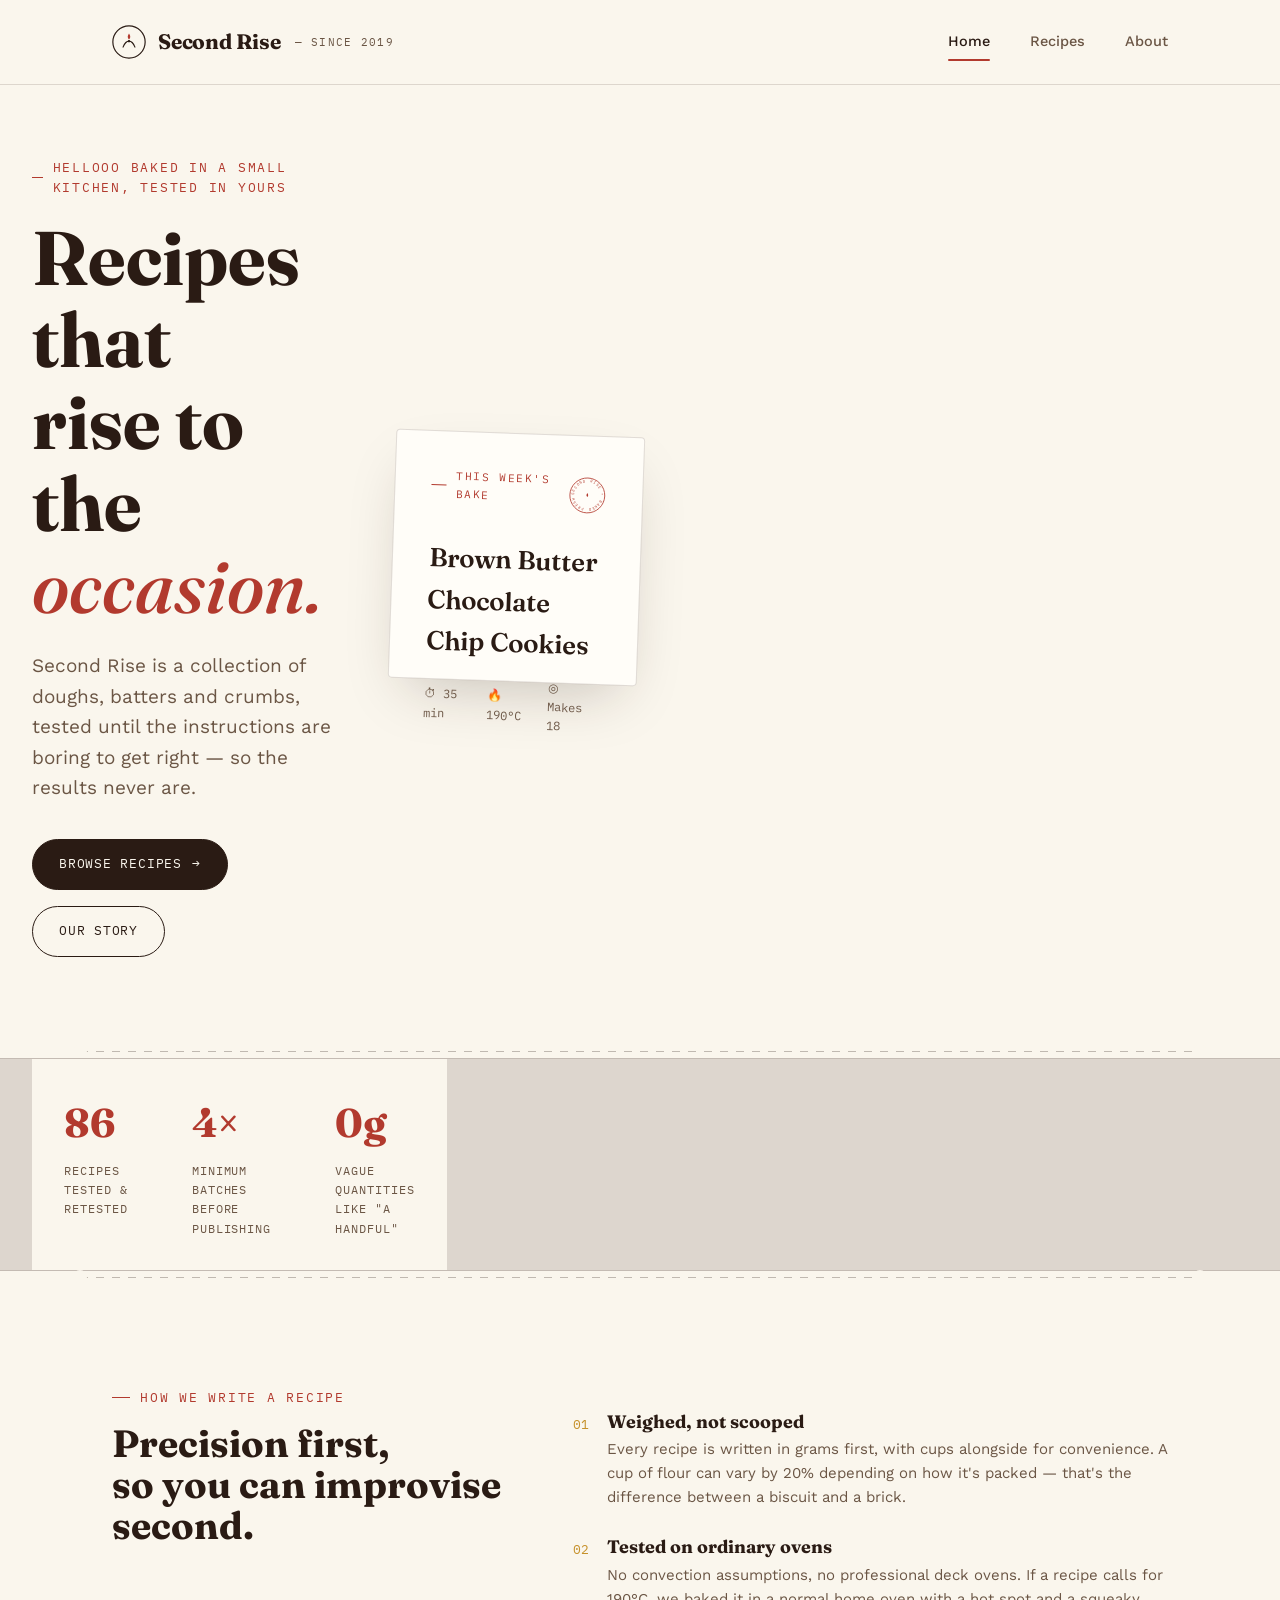
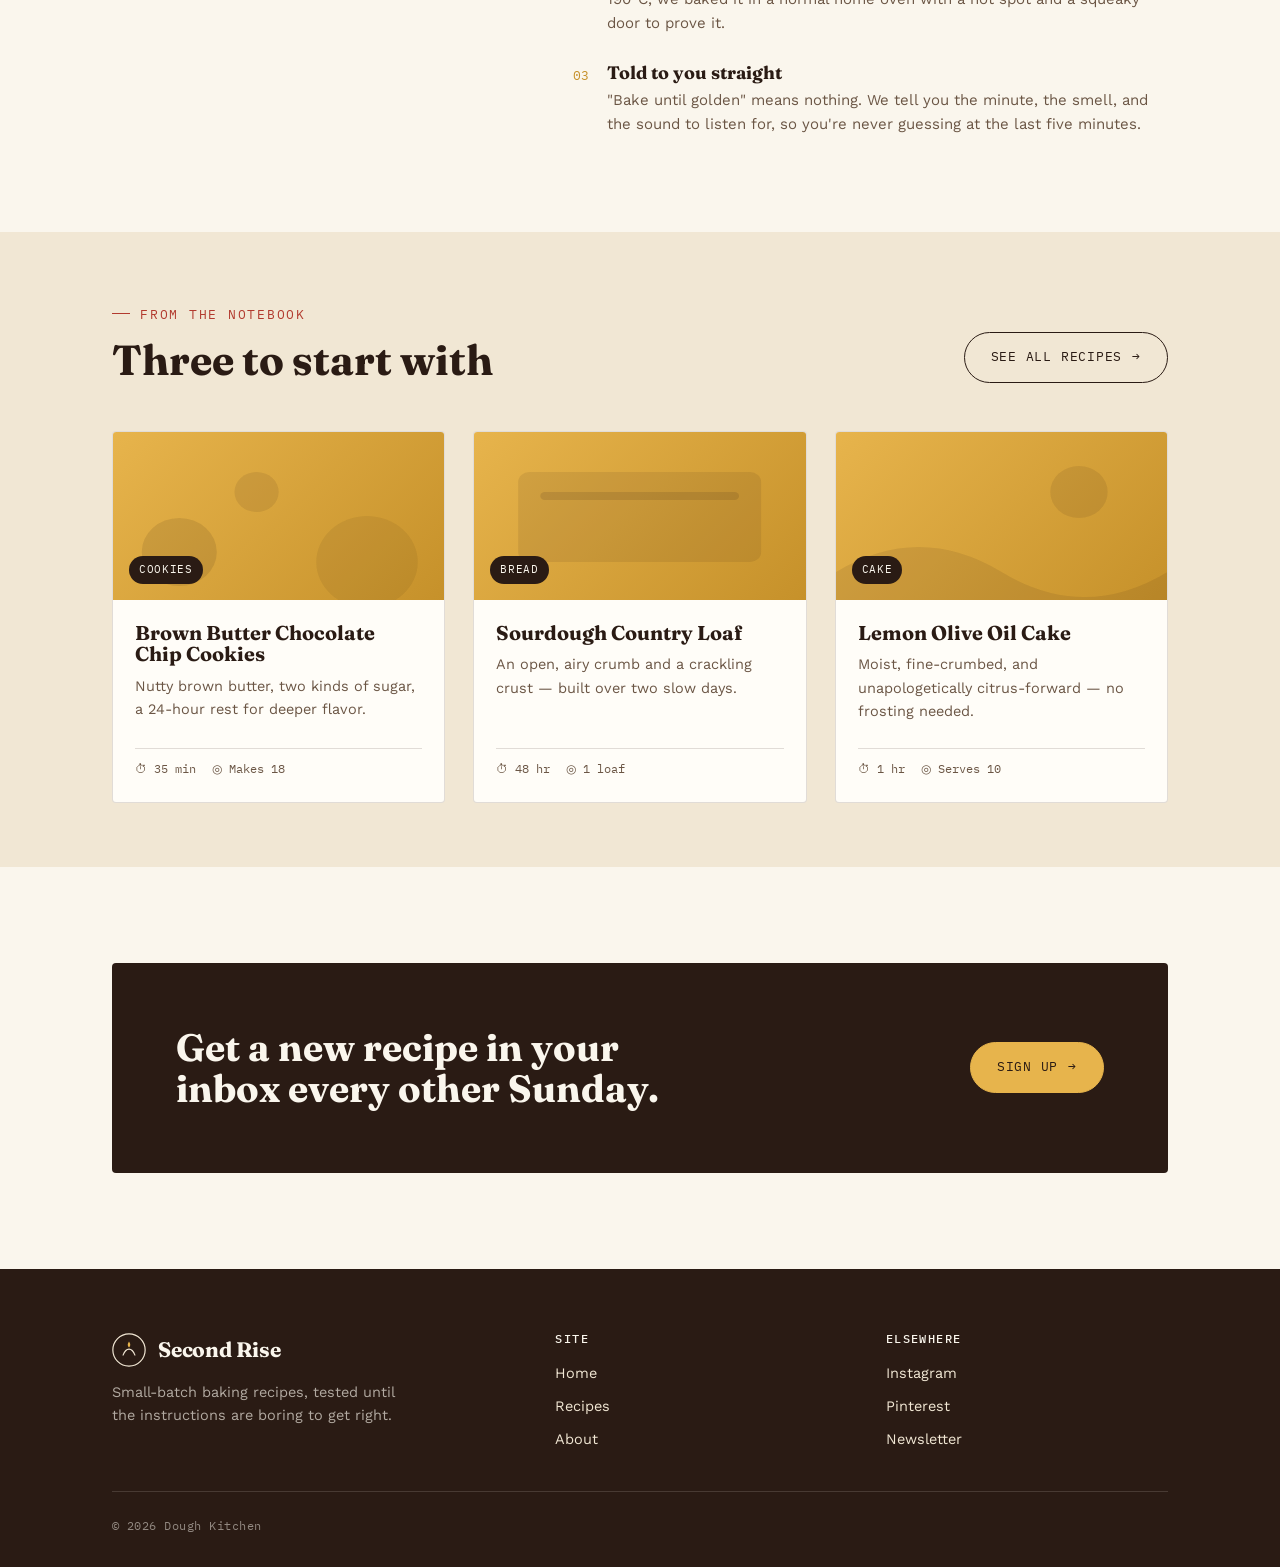
<file: index.html>
<!DOCTYPE html>
<html lang="en">
<head>
<meta charset="UTF-8">
<meta name="viewport" content="width=device-width, initial-scale=1.0">
<title>YSHA LATESTTT</title>
<meta name="description" content="Small-batch baking recipes, tested until they're boring to get right, then written down clearly.">
<link rel="stylesheet" href="styles.css">
</head>
<body>

<header class="site-header">
  <div class="wrap">
    <a href="index.html" class="logo">
      <svg class="logo-mark" viewBox="0 0 40 40" fill="none" xmlns="http://www.w3.org/2000/svg">
        <circle cx="20" cy="20" r="19" stroke="#2A1B14" stroke-width="1.4"/>
        <path d="M20 10c-2 3-2 5 0 7 2-2 2-4 0-7Z" fill="#B23A2E"/>
        <path d="M13 26c2-5 5-7 7-7s5 2 7 7" stroke="#2A1B14" stroke-width="1.3" stroke-linecap="round"/>
        <circle cx="20" cy="19" r="1.4" fill="#2A1B14"/>
      </svg>
      Second Rise
      <small style="margin-left:2px">— since 2019</small>
    </a>
    <nav>
      <button class="nav-toggle" aria-label="Toggle menu" aria-expanded="false">
        <svg viewBox="0 0 24 24" fill="none" stroke="#2A1B14" stroke-width="1.8"><path d="M3 6h18M3 12h18M3 18h18"/></svg>
      </button>
      <div class="nav-links">
        <a href="index.html" aria-current="page">Home</a>
        <a href="recipes.html">Recipes</a>
        <a href="about.html">About</a>
      </div>
    </nav>
  </div>
</header>

<main>

  <!-- HERO -->
  <section class="hero">
    <div class="wrap" style="display:grid; grid-template-columns: 1.1fr 0.9fr; gap:56px; align-items:center;">
      <div>
        <span class="eyebrow">HELLOOO Baked in a small kitchen, tested in yours</span>
        <h1>Recipes that<br>rise to the <em>occasion.</em></h1>
        <p class="lede">Second Rise is a collection of doughs, batters and crumbs, tested until the instructions are boring to get right — so the results never are.</p>
        <div class="hero-actions">
          <a href="recipes.html" class="btn btn-solid">Browse recipes <span class="btn-arrow">→</span></a>
          <a href="about.html" class="btn">Our story</a>
        </div>
      </div>

      <div class="hero-art">
        <div class="hero-card">
          <div class="hero-card-top">
            <span class="eyebrow" style="font-size:11px;">This week's bake</span>
            <svg class="stamp" width="46" height="46" viewBox="0 0 46 46" fill="none">
              <circle cx="23" cy="23" r="21" stroke="#B23A2E" stroke-width="1"/>
              <path id="stampCirclePath" d="M23,23 m-16,0 a16,16 0 1,1 32,0 a16,16 0 1,1 -32,0" fill="none"/>
              <text font-family="IBM Plex Mono" font-size="4.6" fill="#B23A2E" letter-spacing="1.5">
                <textPath href="#stampCirclePath" startOffset="0%">SECOND RISE • BAKED FRESH • </textPath>
              </text>
              <path d="M23 20c-1.4 2-1.4 3.4 0 4.8 1.4-1.4 1.4-2.8 0-4.8Z" fill="#B23A2E"/>
            </svg>
          </div>
          <div>
            <div class="hero-card-title">Brown Butter<br>Chocolate Chip Cookies</div>
            <div class="hero-card-meta">
              <span>⏱ 35 min</span>
              <span>🔥 190°C</span>
              <span>◎ Makes 18</span>
            </div>
          </div>
        </div>
      </div>
    </div>
  </section>

  <!-- STATS -->
  <div class="tear-wrap wrap"><hr class="tear-line"></div>
  <div class="stats-row">
    <div class="wrap" style="display:grid; grid-template-columns:repeat(3,1fr); gap:0;">
      <div class="stat">
        <div class="num">86</div>
        <div class="label">Recipes tested & retested</div>
      </div>
      <div class="stat">
        <div class="num">4×</div>
        <div class="label">Minimum batches before publishing</div>
      </div>
      <div class="stat">
        <div class="num">0g</div>
        <div class="label">Vague quantities like "a handful"</div>
      </div>
    </div>
  </div>
  <div class="tear-wrap wrap"><hr class="tear-line"></div>

  <!-- PHILOSOPHY -->
  <section>
    <div class="wrap philosophy">
      <div>
        <span class="eyebrow">How we write a recipe</span>
        <h2 style="font-size: clamp(28px,3.2vw,38px); margin-top:16px;">Precision first,<br>so you can improvise second.</h2>
      </div>
      <div class="philosophy-list">
        <div class="philosophy-item">
          <span class="mark">01</span>
          <div>
            <h4>Weighed, not scooped</h4>
            <p>Every recipe is written in grams first, with cups alongside for convenience. A cup of flour can vary by 20% depending on how it's packed — that's the difference between a biscuit and a brick.</p>
          </div>
        </div>
        <div class="philosophy-item">
          <span class="mark">02</span>
          <div>
            <h4>Tested on ordinary ovens</h4>
            <p>No convection assumptions, no professional deck ovens. If a recipe calls for 190°C, we baked it in a normal home oven with a hot spot and a squeaky door to prove it.</p>
          </div>
        </div>
        <div class="philosophy-item">
          <span class="mark">03</span>
          <div>
            <h4>Told to you straight</h4>
            <p>"Bake until golden" means nothing. We tell you the minute, the smell, and the sound to listen for, so you're never guessing at the last five minutes.</p>
          </div>
        </div>
      </div>
    </div>
  </section>

  <!-- FEATURED RECIPES -->
  <section class="tight" style="background:var(--parchment-dark);">
    <div class="wrap">
      <div class="section-head">
        <div>
          <span class="eyebrow">From the notebook</span>
          <h2 style="margin-top:14px;">Three to start with</h2>
        </div>
        <a href="recipes.html" class="btn">See all recipes <span class="btn-arrow">→</span></a>
      </div>

      <div class="card-grid">

        <a href="recipes.html" class="recipe-card">
          <div class="recipe-card-media">
            <svg viewBox="0 0 300 168" preserveAspectRatio="none"><circle cx="60" cy="120" r="34" fill="rgba(42,27,20,0.12)"/><circle cx="130" cy="60" r="20" fill="rgba(42,27,20,0.1)"/><circle cx="230" cy="130" r="46" fill="rgba(42,27,20,0.08)"/></svg>
            <span class="recipe-card-tag">Cookies</span>
          </div>
          <div class="recipe-card-body">
            <h3>Brown Butter Chocolate Chip Cookies</h3>
            <p>Nutty brown butter, two kinds of sugar, a 24-hour rest for deeper flavor.</p>
            <div class="recipe-card-meta">
              <span>⏱ 35 min</span><span>◎ Makes 18</span>
            </div>
          </div>
        </a>

        <a href="recipes.html" class="recipe-card">
          <div class="recipe-card-media">
            <svg viewBox="0 0 300 168" preserveAspectRatio="none"><rect x="40" y="40" width="220" height="90" rx="10" fill="rgba(42,27,20,0.1)"/><rect x="60" y="60" width="180" height="8" rx="4" fill="rgba(42,27,20,0.14)"/></svg>
            <span class="recipe-card-tag">Bread</span>
          </div>
          <div class="recipe-card-body">
            <h3>Sourdough Country Loaf</h3>
            <p>An open, airy crumb and a crackling crust — built over two slow days.</p>
            <div class="recipe-card-meta">
              <span>⏱ 48 hr</span><span>◎ 1 loaf</span>
            </div>
          </div>
        </a>

        <a href="recipes.html" class="recipe-card">
          <div class="recipe-card-media">
            <svg viewBox="0 0 300 168" preserveAspectRatio="none"><path d="M0 140 Q75 90 150 140 T300 140 V168 H0 Z" fill="rgba(42,27,20,0.1)"/><circle cx="220" cy="60" r="26" fill="rgba(42,27,20,0.1)"/></svg>
            <span class="recipe-card-tag">Cake</span>
          </div>
          <div class="recipe-card-body">
            <h3>Lemon Olive Oil Cake</h3>
            <p>Moist, fine-crumbed, and unapologetically citrus-forward — no frosting needed.</p>
            <div class="recipe-card-meta">
              <span>⏱ 1 hr</span><span>◎ Serves 10</span>
            </div>
          </div>
        </a>

      </div>
    </div>
  </section>

  <!-- CTA -->
  <section>
    <div class="wrap">
      <div class="cta-band">
        <h2>Get a new recipe in your inbox every other Sunday.</h2>
        <a href="about.html#newsletter" class="btn btn-solid">Sign up <span class="btn-arrow">→</span></a>
      </div>
    </div>
  </section>

</main>

<footer class="site-footer">
  <div class="wrap">
    <div class="footer-grid">
      <div>
        <div class="logo" style="color:var(--parchment); margin-bottom:14px;">
          <svg class="logo-mark" viewBox="0 0 40 40" fill="none" xmlns="http://www.w3.org/2000/svg">
            <circle cx="20" cy="20" r="19" stroke="#F1E7D4" stroke-width="1.4"/>
            <path d="M20 10c-2 3-2 5 0 7 2-2 2-4 0-7Z" fill="#E7B44C"/>
            <path d="M13 26c2-5 5-7 7-7s5 2 7 7" stroke="#F1E7D4" stroke-width="1.3" stroke-linecap="round"/>
          </svg>
          Second Rise
        </div>
        <p style="max-width:34ch;">Small-batch baking recipes, tested until the instructions are boring to get right.</p>
      </div>
      <div>
        <h4>Site</h4>
        <ul>
          <li><a href="index.html">Home</a></li>
          <li><a href="recipes.html">Recipes</a></li>
          <li><a href="about.html">About</a></li>
        </ul>
      </div>
      <div>
        <h4>Elsewhere</h4>
        <ul>
          <li><a href="#">Instagram</a></li>
          <li><a href="#">Pinterest</a></li>
          <li><a href="about.html#newsletter">Newsletter</a></li>
        </ul>
      </div>
    </div>
    <div class="footer-bottom">
      <span>© 2026 Dough Kitchen</span>
    </div>
  </div>
</footer>

<script src="script.js"></script>
</body>
</html>
</file>
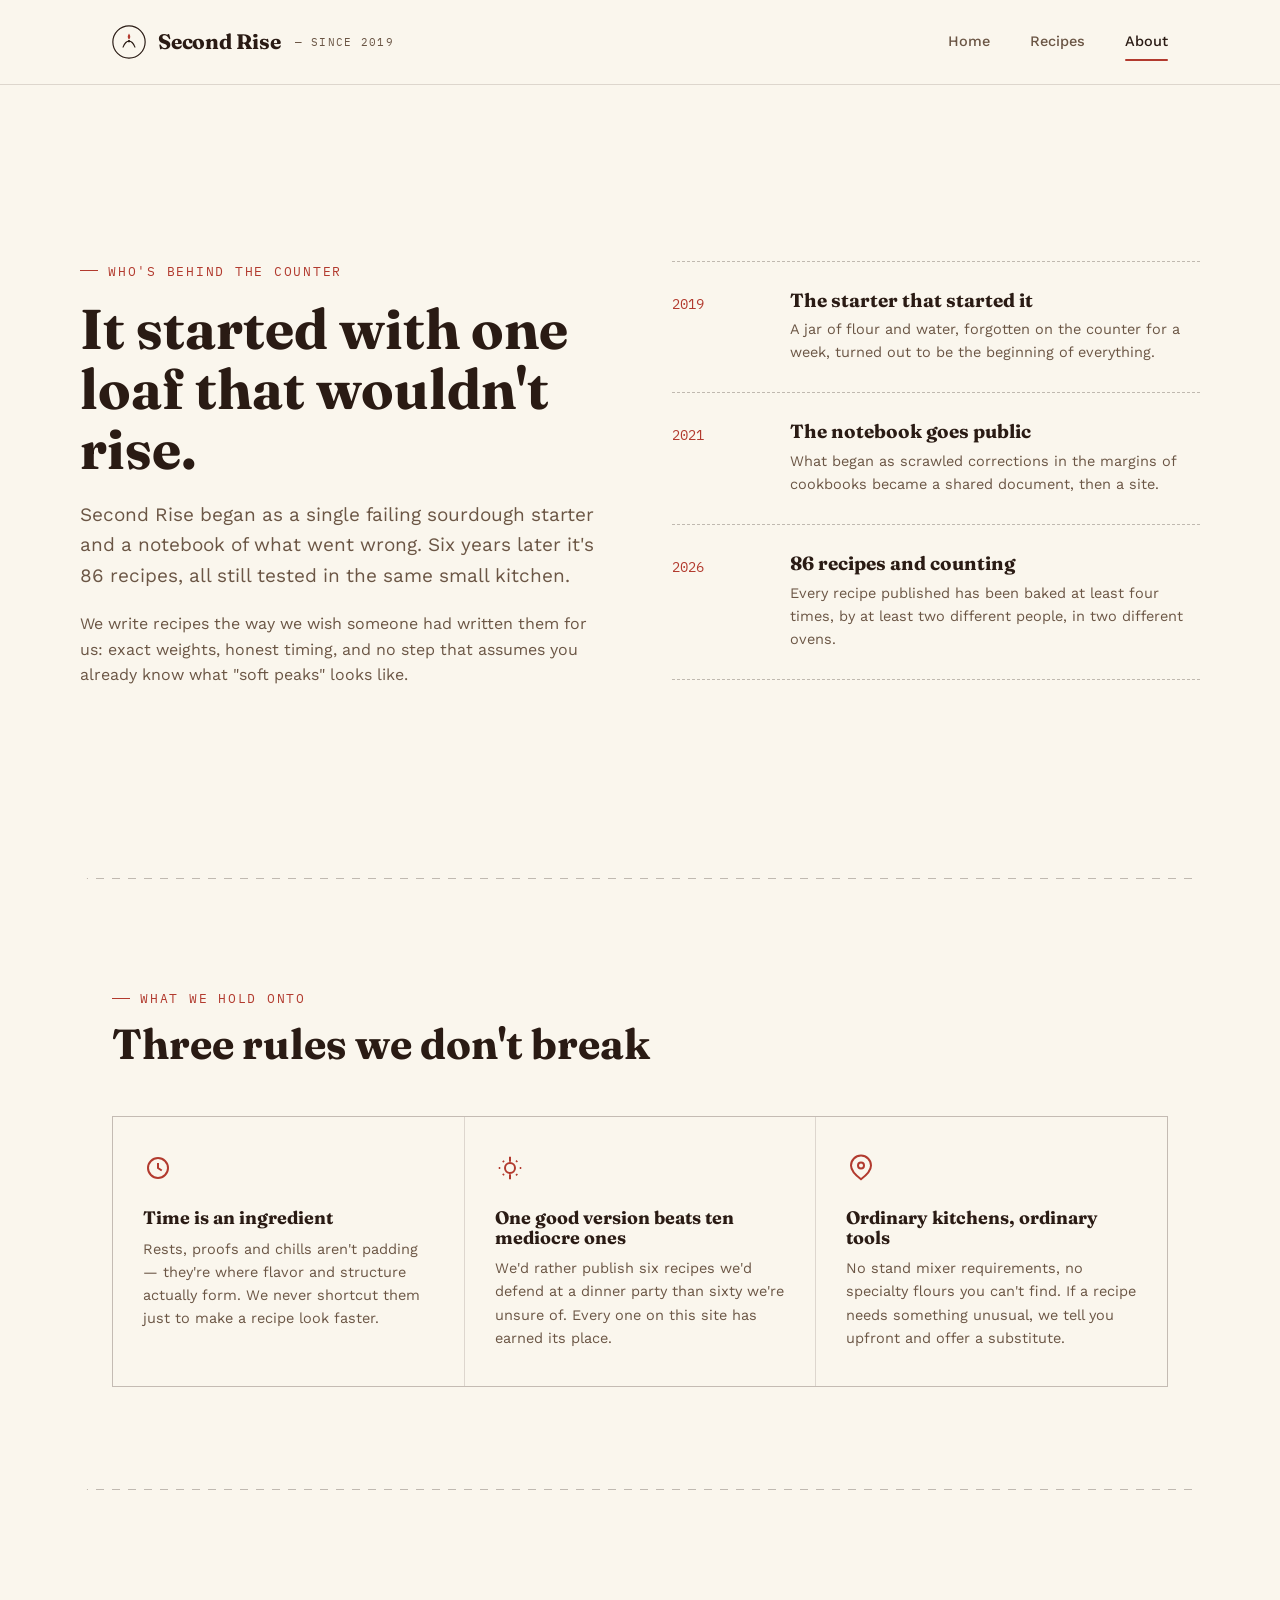
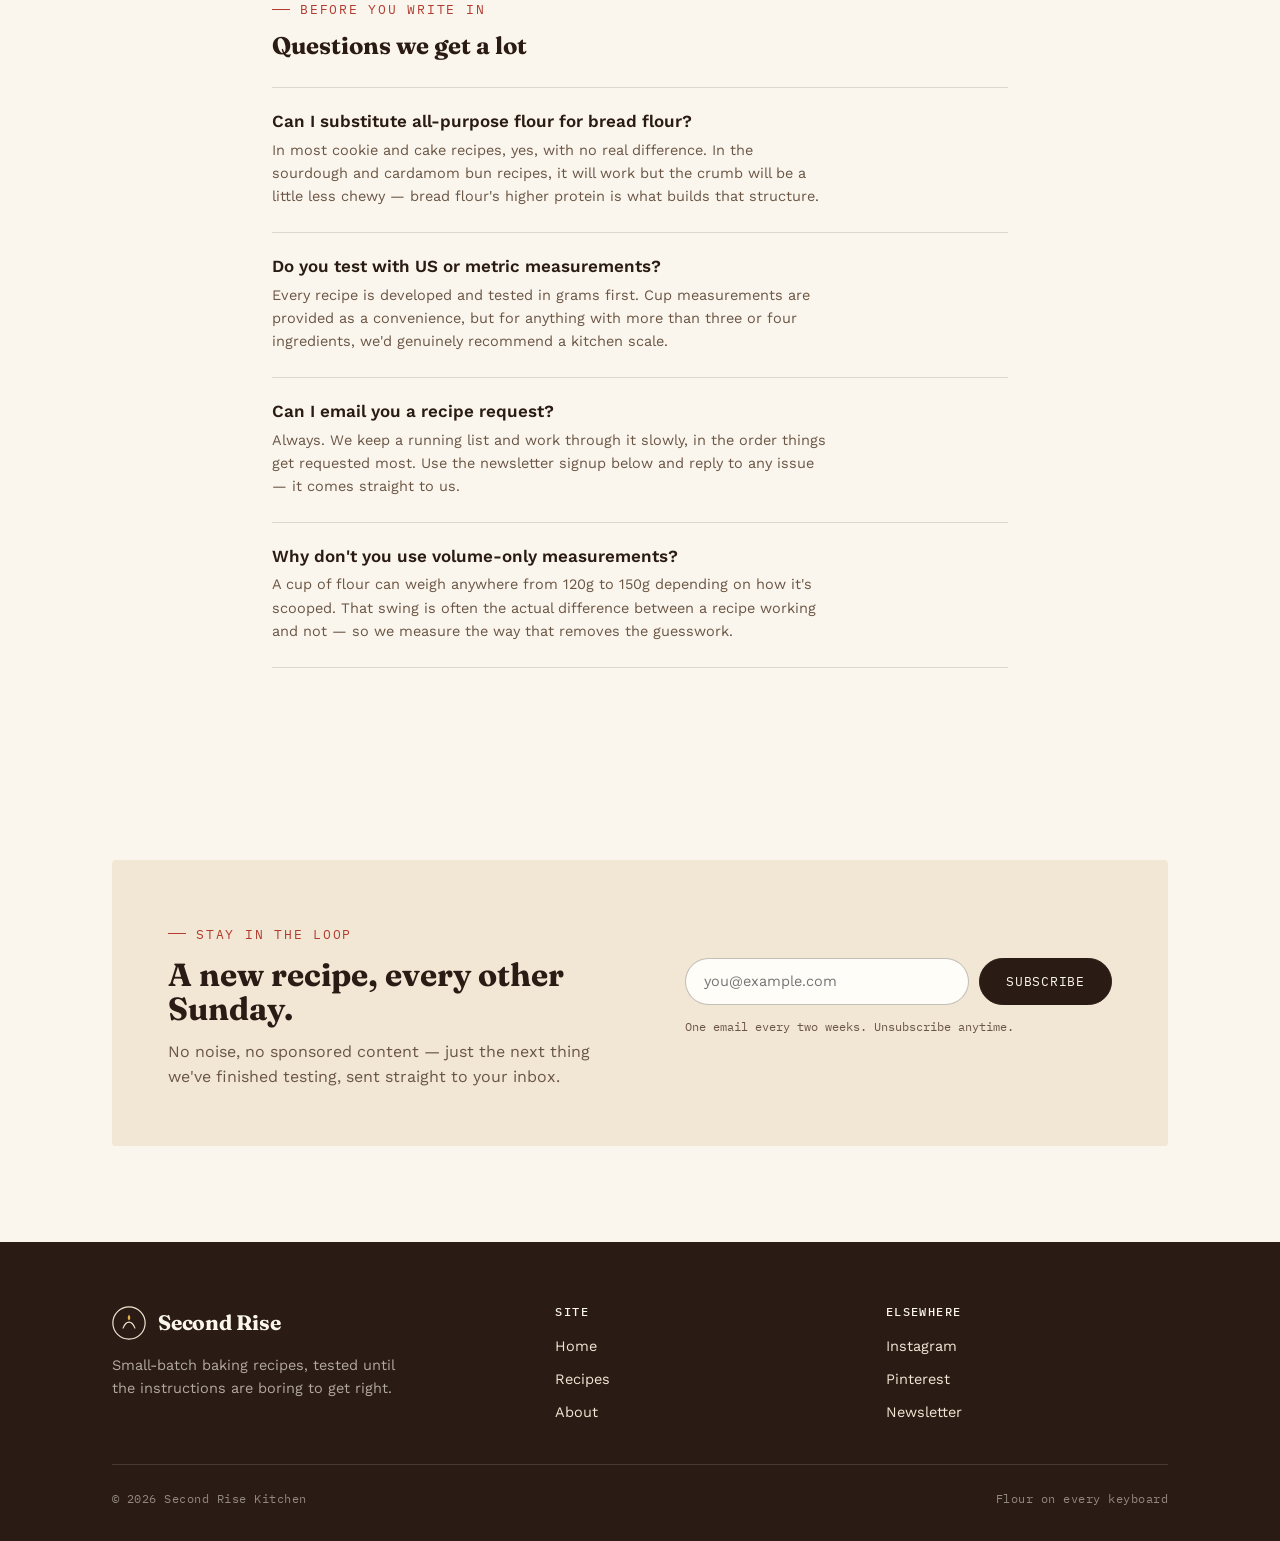
<file: about.html>
<!DOCTYPE html>
<html lang="en">
<head>
<meta charset="UTF-8">
<meta name="viewport" content="width=device-width, initial-scale=1.0">
<title>About — Second Rise</title>
<meta name="description" content="The story behind Second Rise, our baking philosophy, and how to reach us.">
<link rel="stylesheet" href="styles.css">
</head>
<body>

<header class="site-header">
  <div class="wrap">
    <a href="index.html" class="logo">
      <svg class="logo-mark" viewBox="0 0 40 40" fill="none" xmlns="http://www.w3.org/2000/svg">
        <circle cx="20" cy="20" r="19" stroke="#2A1B14" stroke-width="1.4"/>
        <path d="M20 10c-2 3-2 5 0 7 2-2 2-4 0-7Z" fill="#B23A2E"/>
        <path d="M13 26c2-5 5-7 7-7s5 2 7 7" stroke="#2A1B14" stroke-width="1.3" stroke-linecap="round"/>
        <circle cx="20" cy="19" r="1.4" fill="#2A1B14"/>
      </svg>
      Second Rise
      <small style="margin-left:2px">— since 2019</small>
    </a>
    <nav>
      <button class="nav-toggle" aria-label="Toggle menu" aria-expanded="false">
        <svg viewBox="0 0 24 24" fill="none" stroke="#2A1B14" stroke-width="1.8"><path d="M3 6h18M3 12h18M3 18h18"/></svg>
      </button>
      <div class="nav-links">
        <a href="index.html">Home</a>
        <a href="recipes.html">Recipes</a>
        <a href="about.html" aria-current="page">About</a>
      </div>
    </nav>
  </div>
</header>

<main>

  <!-- ABOUT HERO -->
  <section>
    <div class="wrap about-hero">
      <div>
        <span class="eyebrow">Who's behind the counter</span>
        <h1>It started with one loaf that wouldn't rise.</h1>
        <p class="lede">Second Rise began as a single failing sourdough starter and a notebook of what went wrong. Six years later it's 86 recipes, all still tested in the same small kitchen.</p>
        <p style="color:var(--espresso-soft); margin-top:20px;">We write recipes the way we wish someone had written them for us: exact weights, honest timing, and no step that assumes you already know what "soft peaks" looks like.</p>
      </div>
      <div>
        <div class="timeline">
          <div class="timeline-item">
            <div class="timeline-year">2019</div>
            <div>
              <h4>The starter that started it</h4>
              <p>A jar of flour and water, forgotten on the counter for a week, turned out to be the beginning of everything.</p>
            </div>
          </div>
          <div class="timeline-item">
            <div class="timeline-year">2021</div>
            <div>
              <h4>The notebook goes public</h4>
              <p>What began as scrawled corrections in the margins of cookbooks became a shared document, then a site.</p>
            </div>
          </div>
          <div class="timeline-item">
            <div class="timeline-year">2026</div>
            <div>
              <h4>86 recipes and counting</h4>
              <p>Every recipe published has been baked at least four times, by at least two different people, in two different ovens.</p>
            </div>
          </div>
        </div>
      </div>
    </div>
  </section>

  <div class="tear-wrap wrap"><hr class="tear-line"></div>

  <!-- VALUES -->
  <section>
    <div class="wrap">
      <div class="section-head">
        <div>
          <span class="eyebrow">What we hold onto</span>
          <h2 style="margin-top:14px;">Three rules we don't break</h2>
        </div>
      </div>
      <div class="values-grid">
        <div class="value-box">
          <svg class="icon" viewBox="0 0 24 24" fill="none" stroke="currentColor" stroke-width="1.6"><path d="M4 12a8 8 0 1 0 16 0 8 8 0 0 0-16 0Z"/><path d="M12 8v4l3 2"/></svg>
          <h4>Time is an ingredient</h4>
          <p>Rests, proofs and chills aren't padding — they're where flavor and structure actually form. We never shortcut them just to make a recipe look faster.</p>
        </div>
        <div class="value-box">
          <svg class="icon" viewBox="0 0 24 24" fill="none" stroke="currentColor" stroke-width="1.6"><path d="M12 3v4M12 17v4M4.2 12H3M21 12h-1.2M6.3 6.3l.9.9M17.8 17.8l-.9-.9M6.3 17.7l.9-.9M17.8 6.2l-.9.9"/><circle cx="12" cy="12" r="4"/></svg>
          <h4>One good version beats ten mediocre ones</h4>
          <p>We'd rather publish six recipes we'd defend at a dinner party than sixty we're unsure of. Every one on this site has earned its place.</p>
        </div>
        <div class="value-box">
          <svg class="icon" viewBox="0 0 24 24" fill="none" stroke="currentColor" stroke-width="1.6"><path d="M12 21c4-3 8-6.5 8-11a8 8 0 0 0-16 0c0 4.5 4 8 8 11Z"/><circle cx="12" cy="10" r="2.4"/></svg>
          <h4>Ordinary kitchens, ordinary tools</h4>
          <p>No stand mixer requirements, no specialty flours you can't find. If a recipe needs something unusual, we tell you upfront and offer a substitute.</p>
        </div>
      </div>
    </div>
  </section>

  <div class="tear-wrap wrap"><hr class="tear-line"></div>

  <!-- FAQ -->
  <section>
    <div class="wrap" style="max-width:800px;">
      <span class="eyebrow">Before you write in</span>
      <h2 style="margin-top:14px; margin-bottom:28px;">Questions we get a lot</h2>
      <div class="faq-list">
        <div class="faq-item">
          <h4>Can I substitute all-purpose flour for bread flour?</h4>
          <p>In most cookie and cake recipes, yes, with no real difference. In the sourdough and cardamom bun recipes, it will work but the crumb will be a little less chewy — bread flour's higher protein is what builds that structure.</p>
        </div>
        <div class="faq-item">
          <h4>Do you test with US or metric measurements?</h4>
          <p>Every recipe is developed and tested in grams first. Cup measurements are provided as a convenience, but for anything with more than three or four ingredients, we'd genuinely recommend a kitchen scale.</p>
        </div>
        <div class="faq-item">
          <h4>Can I email you a recipe request?</h4>
          <p>Always. We keep a running list and work through it slowly, in the order things get requested most. Use the newsletter signup below and reply to any issue — it comes straight to us.</p>
        </div>
        <div class="faq-item">
          <h4>Why don't you use volume-only measurements?</h4>
          <p>A cup of flour can weigh anywhere from 120g to 150g depending on how it's scooped. That swing is often the actual difference between a recipe working and not — so we measure the way that removes the guesswork.</p>
        </div>
      </div>
    </div>
  </section>

  <!-- NEWSLETTER -->
  <section id="newsletter">
    <div class="wrap">
      <div class="newsletter">
        <div>
          <span class="eyebrow">Stay in the loop</span>
          <h2 style="margin-top:14px;">A new recipe, every other Sunday.</h2>
          <p>No noise, no sponsored content — just the next thing we've finished testing, sent straight to your inbox.</p>
        </div>
        <div>
          <form class="newsletter-form">
            <input type="email" placeholder="you@example.com" required aria-label="Email address">
            <button type="submit" class="btn btn-solid">Subscribe</button>
          </form>
          <p class="newsletter-note">One email every two weeks. Unsubscribe anytime.</p>
          <p class="form-success">✓ You're on the list — first recipe lands next Sunday.</p>
        </div>
      </div>
    </div>
  </section>

</main>

<footer class="site-footer">
  <div class="wrap">
    <div class="footer-grid">
      <div>
        <div class="logo" style="color:var(--parchment); margin-bottom:14px;">
          <svg class="logo-mark" viewBox="0 0 40 40" fill="none" xmlns="http://www.w3.org/2000/svg">
            <circle cx="20" cy="20" r="19" stroke="#F1E7D4" stroke-width="1.4"/>
            <path d="M20 10c-2 3-2 5 0 7 2-2 2-4 0-7Z" fill="#E7B44C"/>
            <path d="M13 26c2-5 5-7 7-7s5 2 7 7" stroke="#F1E7D4" stroke-width="1.3" stroke-linecap="round"/>
          </svg>
          Second Rise
        </div>
        <p style="max-width:34ch;">Small-batch baking recipes, tested until the instructions are boring to get right.</p>
      </div>
      <div>
        <h4>Site</h4>
        <ul>
          <li><a href="index.html">Home</a></li>
          <li><a href="recipes.html">Recipes</a></li>
          <li><a href="about.html">About</a></li>
        </ul>
      </div>
      <div>
        <h4>Elsewhere</h4>
        <ul>
          <li><a href="#">Instagram</a></li>
          <li><a href="#">Pinterest</a></li>
          <li><a href="about.html#newsletter">Newsletter</a></li>
        </ul>
      </div>
    </div>
    <div class="footer-bottom">
      <span>© 2026 Second Rise Kitchen</span>
      <span>Flour on every keyboard</span>
    </div>
  </div>
</footer>

<script src="script.js"></script>
</body>
</html>
</file>
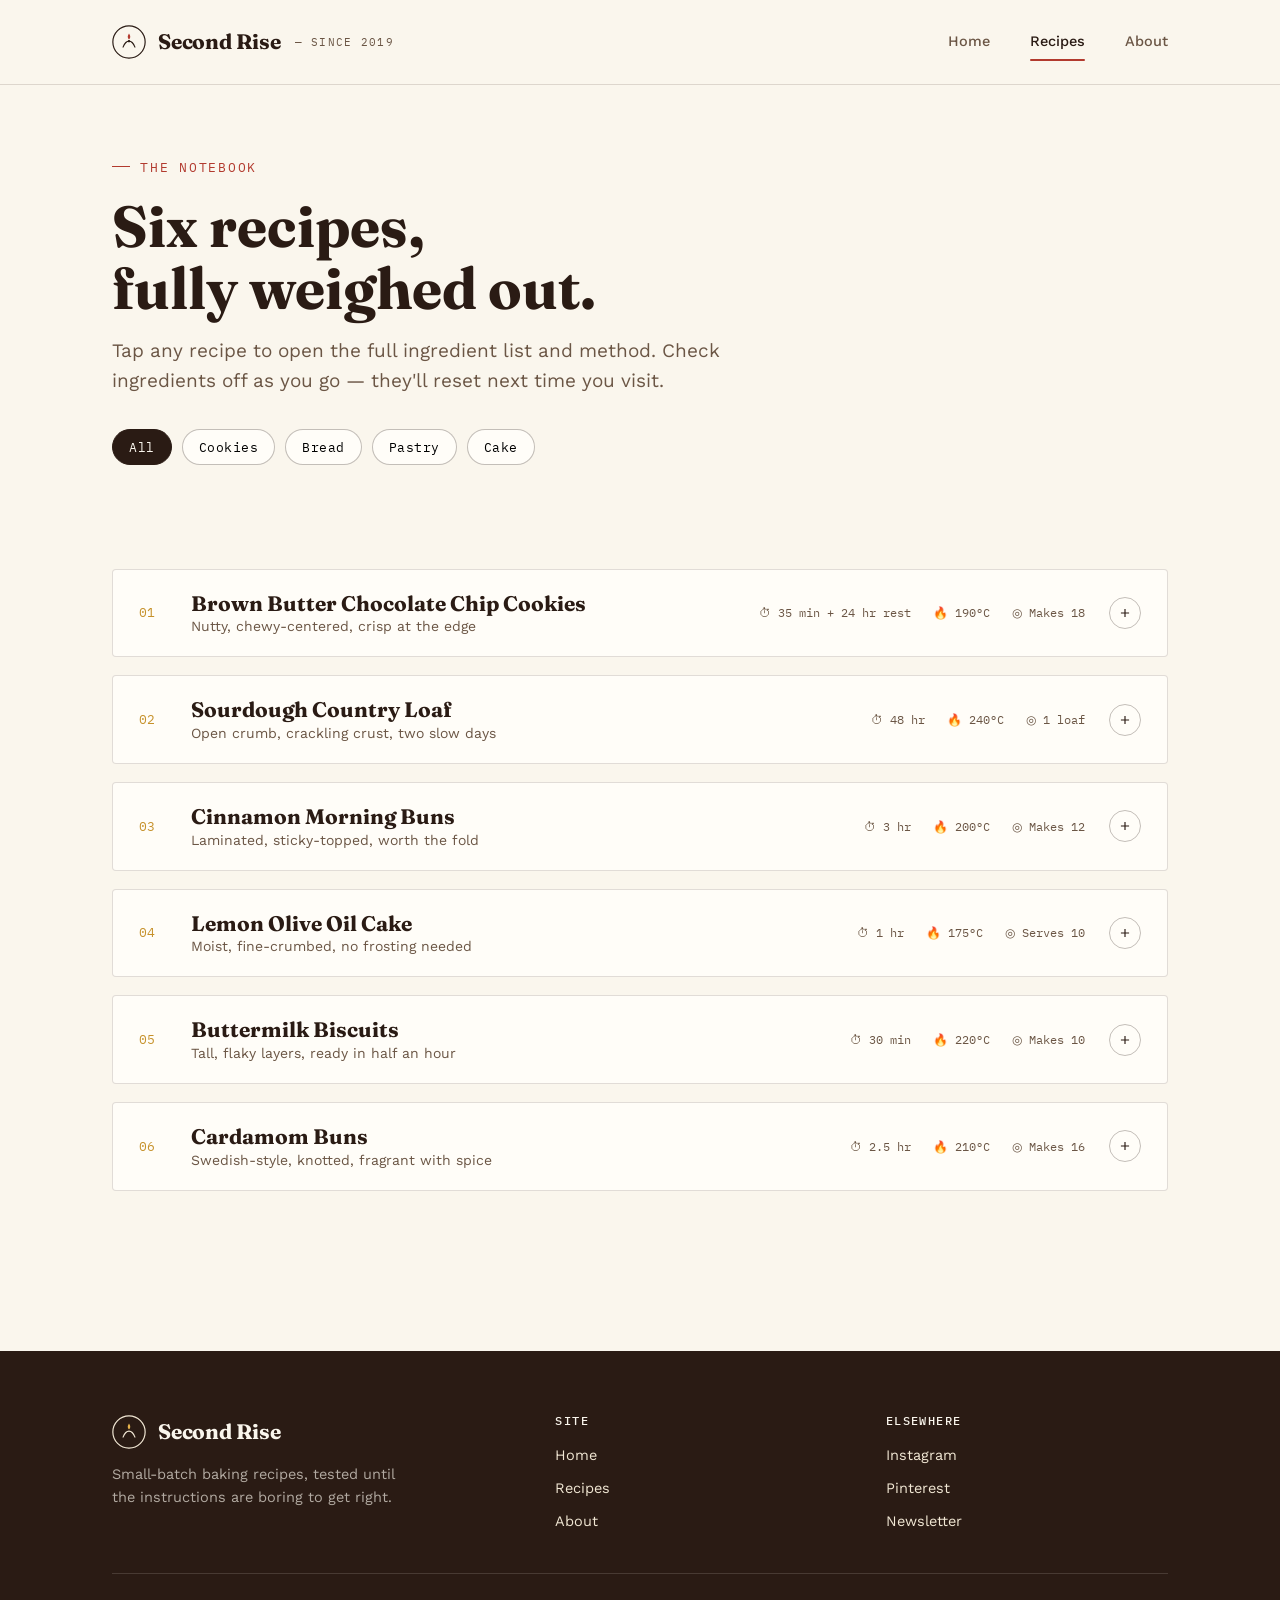
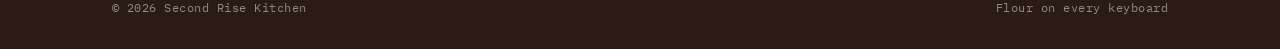
<file: recipes.html>
<!DOCTYPE html>
<html lang="en">
<head>
<meta charset="UTF-8">
<meta name="viewport" content="width=device-width, initial-scale=1.0">
<title>Recipes — Second Rise</title>
<meta name="description" content="Six tested baking recipes with weighed ingredients and clear method steps.">
<link rel="stylesheet" href="styles.css">
</head>
<body>

<header class="site-header">
  <div class="wrap">
    <a href="index.html" class="logo">
      <svg class="logo-mark" viewBox="0 0 40 40" fill="none" xmlns="http://www.w3.org/2000/svg">
        <circle cx="20" cy="20" r="19" stroke="#2A1B14" stroke-width="1.4"/>
        <path d="M20 10c-2 3-2 5 0 7 2-2 2-4 0-7Z" fill="#B23A2E"/>
        <path d="M13 26c2-5 5-7 7-7s5 2 7 7" stroke="#2A1B14" stroke-width="1.3" stroke-linecap="round"/>
        <circle cx="20" cy="19" r="1.4" fill="#2A1B14"/>
      </svg>
      Second Rise
      <small style="margin-left:2px">— since 2019</small>
    </a>
    <nav>
      <button class="nav-toggle" aria-label="Toggle menu" aria-expanded="false">
        <svg viewBox="0 0 24 24" fill="none" stroke="#2A1B14" stroke-width="1.8"><path d="M3 6h18M3 12h18M3 18h18"/></svg>
      </button>
      <div class="nav-links">
        <a href="index.html">Home</a>
        <a href="recipes.html" aria-current="page">Recipes</a>
        <a href="about.html">About</a>
      </div>
    </nav>
  </div>
</header>

<main>

  <div class="page-header">
    <div class="wrap">
      <span class="eyebrow">The notebook</span>
      <h1>Six recipes,<br>fully weighed out.</h1>
      <p class="lede">Tap any recipe to open the full ingredient list and method. Check ingredients off as you go — they'll reset next time you visit.</p>

      <div class="filter-row">
        <button class="filter-pill active" data-tag="all">All</button>
        <button class="filter-pill" data-tag="cookies">Cookies</button>
        <button class="filter-pill" data-tag="bread">Bread</button>
        <button class="filter-pill" data-tag="pastry">Pastry</button>
        <button class="filter-pill" data-tag="cake">Cake</button>
      </div>
    </div>
  </div>

  <section class="tight">
    <div class="wrap">
      <div class="recipe-index">

        <!-- 1: Brown Butter Chocolate Chip Cookies -->
        <div class="recipe-entry" data-tags="cookies">
          <button class="recipe-entry-head" aria-expanded="false">
            <span class="recipe-entry-num">01</span>
            <span class="recipe-entry-title">
              <h3>Brown Butter Chocolate Chip Cookies</h3>
              <span class="sub">Nutty, chewy-centered, crisp at the edge</span>
            </span>
            <span class="recipe-entry-meta">
              <span>⏱ 35 min + 24 hr rest</span>
              <span>🔥 190°C</span>
              <span>◎ Makes 18</span>
            </span>
            <span class="recipe-entry-toggle">
              <svg viewBox="0 0 24 24" fill="none" stroke="#2A1B14" stroke-width="2"><path d="M12 5v14M5 12h14"/></svg>
            </span>
          </button>
          <div class="recipe-entry-body">
            <div class="recipe-entry-body-inner">
              <div class="recipe-detail">
                <div class="ingredients">
                  <h4>Ingredients</h4>
                  <ul>
                    <li><input type="checkbox"><span class="qty">227g</span><span>unsalted butter</span></li>
                    <li><input type="checkbox"><span class="qty">300g</span><span>light brown sugar</span></li>
                    <li><input type="checkbox"><span class="qty">100g</span><span>granulated sugar</span></li>
                    <li><input type="checkbox"><span class="qty">2</span><span>large eggs, room temp</span></li>
                    <li><input type="checkbox"><span class="qty">2 tsp</span><span>vanilla extract</span></li>
                    <li><input type="checkbox"><span class="qty">375g</span><span>all-purpose flour</span></li>
                    <li><input type="checkbox"><span class="qty">1 tsp</span><span>baking soda</span></li>
                    <li><input type="checkbox"><span class="qty">1¼ tsp</span><span>fine salt</span></li>
                    <li><input type="checkbox"><span class="qty">280g</span><span>dark chocolate, chopped</span></li>
                    <li><input type="checkbox"><span class="qty">1 tsp</span><span>flaky salt, to finish</span></li>
                  </ul>
                </div>
                <div class="method">
                  <h4>Method</h4>
                  <ol>
                    <li>Brown the butter in a light-colored pan over medium heat, swirling often, until it smells nutty and the solids turn amber, about 6 minutes. Pour into a bowl to cool for 15 minutes.</li>
                    <li>Whisk the browned butter with both sugars until glossy. Add eggs and vanilla; whisk until pale and slightly thickened, about 1 minute.</li>
                    <li>Fold in flour, baking soda and salt just until no dry streaks remain. Fold in the chocolate.</li>
                    <li><strong>Rest the dough</strong>, covered, in the fridge for at least 24 hours — this is what deepens the flavor. It'll keep up to 3 days.</li>
                    <li>Scoop 65g balls onto a lined tray, spaced well apart. Sprinkle with flaky salt.</li>
                    <li>Bake at 190°C for 11–13 minutes, until the edges are set but the centers still look slightly underdone. Cool on the tray for 10 minutes before moving.</li>
                  </ol>
                </div>
                <div class="recipe-note"><strong>Note:</strong> Skipping the rest still works, but the flavor will taste flatter and the cookies will spread more.</div>
              </div>
            </div>
          </div>
        </div>

        <!-- 2: Sourdough Country Loaf -->
        <div class="recipe-entry" data-tags="bread">
          <button class="recipe-entry-head" aria-expanded="false">
            <span class="recipe-entry-num">02</span>
            <span class="recipe-entry-title">
              <h3>Sourdough Country Loaf</h3>
              <span class="sub">Open crumb, crackling crust, two slow days</span>
            </span>
            <span class="recipe-entry-meta">
              <span>⏱ 48 hr</span>
              <span>🔥 240°C</span>
              <span>◎ 1 loaf</span>
            </span>
            <span class="recipe-entry-toggle">
              <svg viewBox="0 0 24 24" fill="none" stroke="#2A1B14" stroke-width="2"><path d="M12 5v14M5 12h14"/></svg>
            </span>
          </button>
          <div class="recipe-entry-body">
            <div class="recipe-entry-body-inner">
              <div class="recipe-detail">
                <div class="ingredients">
                  <h4>Ingredients</h4>
                  <ul>
                    <li><input type="checkbox"><span class="qty">100g</span><span>active sourdough starter</span></li>
                    <li><input type="checkbox"><span class="qty">375g</span><span>water, room temp</span></li>
                    <li><input type="checkbox"><span class="qty">500g</span><span>bread flour</span></li>
                    <li><input type="checkbox"><span class="qty">10g</span><span>fine sea salt</span></li>
                    <li><input type="checkbox"><span class="qty">—</span><span>rice flour, for the banneton</span></li>
                  </ul>
                </div>
                <div class="method">
                  <h4>Method</h4>
                  <ol>
                    <li>Mix starter and water until dissolved, then add flour. Mix until no dry patches remain and rest 30 minutes (autolyse).</li>
                    <li>Sprinkle in the salt and squeeze it through the dough. Rest 30 minutes.</li>
                    <li>Bulk ferment 4–5 hours at room temperature, performing a set of stretch-and-folds every 30 minutes for the first 2 hours. The dough should grow by about half and feel airy.</li>
                    <li>Shape into a tight round, place seam-up in a floured banneton, cover, and refrigerate 12–18 hours.</li>
                    <li>Heat a Dutch oven at 240°C for 45 minutes. Turn the loaf out onto parchment, score with one confident slash, and lower into the pot.</li>
                    <li>Bake covered for 20 minutes, then uncovered for 22–25 minutes more, until deeply browned. Cool at least 1 hour before slicing.</li>
                  </ol>
                </div>
                <div class="recipe-note"><strong>Note:</strong> No banneton? A flour-dusted bowl lined with a clean tea towel works just as well.</div>
              </div>
            </div>
          </div>
        </div>

        <!-- 3: Cinnamon Morning Buns -->
        <div class="recipe-entry" data-tags="pastry">
          <button class="recipe-entry-head" aria-expanded="false">
            <span class="recipe-entry-num">03</span>
            <span class="recipe-entry-title">
              <h3>Cinnamon Morning Buns</h3>
              <span class="sub">Laminated, sticky-topped, worth the fold</span>
            </span>
            <span class="recipe-entry-meta">
              <span>⏱ 3 hr</span>
              <span>🔥 200°C</span>
              <span>◎ Makes 12</span>
            </span>
            <span class="recipe-entry-toggle">
              <svg viewBox="0 0 24 24" fill="none" stroke="#2A1B14" stroke-width="2"><path d="M12 5v14M5 12h14"/></svg>
            </span>
          </button>
          <div class="recipe-entry-body">
            <div class="recipe-entry-body-inner">
              <div class="recipe-detail">
                <div class="ingredients">
                  <h4>Ingredients</h4>
                  <ul>
                    <li><input type="checkbox"><span class="qty">500g</span><span>store-bought or homemade laminated dough</span></li>
                    <li><input type="checkbox"><span class="qty">120g</span><span>unsalted butter, softened</span></li>
                    <li><input type="checkbox"><span class="qty">150g</span><span>brown sugar</span></li>
                    <li><input type="checkbox"><span class="qty">2 tbsp</span><span>ground cinnamon</span></li>
                    <li><input type="checkbox"><span class="qty">120g</span><span>granulated sugar, for the pans</span></li>
                    <li><input type="checkbox"><span class="qty">1</span><span>egg, beaten, for wash</span></li>
                  </ul>
                </div>
                <div class="method">
                  <h4>Method</h4>
                  <ol>
                    <li>Roll the dough into a rectangle roughly 40 × 60cm. Spread evenly with softened butter.</li>
                    <li>Mix brown sugar and cinnamon; scatter over the buttered dough in an even layer.</li>
                    <li>Roll tightly from the long edge into a log. Slice into 12 rounds and place cut-side up into sugar-coated muffin tins.</li>
                    <li>Cover and proof in a warm spot for 1½–2 hours, until visibly puffed.</li>
                    <li>Brush with egg wash and bake at 200°C for 22–25 minutes, until deeply golden.</li>
                    <li>Invert onto a tray immediately while hot, so the caramelized sugar releases from the tin.</li>
                  </ol>
                </div>
                <div class="recipe-note"><strong>Note:</strong> Work fast when rolling — the butter should stay cold and streaky, not melt into the dough.</div>
              </div>
            </div>
          </div>
        </div>

        <!-- 4: Lemon Olive Oil Cake -->
        <div class="recipe-entry" data-tags="cake">
          <button class="recipe-entry-head" aria-expanded="false">
            <span class="recipe-entry-num">04</span>
            <span class="recipe-entry-title">
              <h3>Lemon Olive Oil Cake</h3>
              <span class="sub">Moist, fine-crumbed, no frosting needed</span>
            </span>
            <span class="recipe-entry-meta">
              <span>⏱ 1 hr</span>
              <span>🔥 175°C</span>
              <span>◎ Serves 10</span>
            </span>
            <span class="recipe-entry-toggle">
              <svg viewBox="0 0 24 24" fill="none" stroke="#2A1B14" stroke-width="2"><path d="M12 5v14M5 12h14"/></svg>
            </span>
          </button>
          <div class="recipe-entry-body">
            <div class="recipe-entry-body-inner">
              <div class="recipe-detail">
                <div class="ingredients">
                  <h4>Ingredients</h4>
                  <ul>
                    <li><input type="checkbox"><span class="qty">280g</span><span>all-purpose flour</span></li>
                    <li><input type="checkbox"><span class="qty">1½ tsp</span><span>baking powder</span></li>
                    <li><input type="checkbox"><span class="qty">½ tsp</span><span>baking soda</span></li>
                    <li><input type="checkbox"><span class="qty">¾ tsp</span><span>fine salt</span></li>
                    <li><input type="checkbox"><span class="qty">3</span><span>large eggs</span></li>
                    <li><input type="checkbox"><span class="qty">300g</span><span>granulated sugar</span></li>
                    <li><input type="checkbox"><span class="qty">2 tbsp</span><span>lemon zest (about 3 lemons)</span></li>
                    <li><input type="checkbox"><span class="qty">240ml</span><span>extra-virgin olive oil</span></li>
                    <li><input type="checkbox"><span class="qty">240ml</span><span>whole milk</span></li>
                    <li><input type="checkbox"><span class="qty">3 tbsp</span><span>fresh lemon juice</span></li>
                  </ul>
                </div>
                <div class="method">
                  <h4>Method</h4>
                  <ol>
                    <li>Whisk flour, baking powder, baking soda and salt together; set aside.</li>
                    <li>Rub lemon zest into the sugar with your fingertips until fragrant. Whisk in eggs until pale and thick, about 2 minutes.</li>
                    <li>Slowly whisk in the olive oil, then the milk and lemon juice.</li>
                    <li>Fold the dry ingredients into the wet in three additions, mixing just until combined.</li>
                    <li>Pour into a greased 23cm round pan and bake at 175°C for 45–50 minutes, until a skewer comes out clean.</li>
                    <li>Cool in the pan 15 minutes, then turn out onto a rack to cool fully before slicing.</li>
                  </ol>
                </div>
                <div class="recipe-note"><strong>Note:</strong> Use a fruity, mild olive oil — a bitter or peppery one will fight the lemon.</div>
              </div>
            </div>
          </div>
        </div>

        <!-- 5: Buttermilk Biscuits -->
        <div class="recipe-entry" data-tags="bread">
          <button class="recipe-entry-head" aria-expanded="false">
            <span class="recipe-entry-num">05</span>
            <span class="recipe-entry-title">
              <h3>Buttermilk Biscuits</h3>
              <span class="sub">Tall, flaky layers, ready in half an hour</span>
            </span>
            <span class="recipe-entry-meta">
              <span>⏱ 30 min</span>
              <span>🔥 220°C</span>
              <span>◎ Makes 10</span>
            </span>
            <span class="recipe-entry-toggle">
              <svg viewBox="0 0 24 24" fill="none" stroke="#2A1B14" stroke-width="2"><path d="M12 5v14M5 12h14"/></svg>
            </span>
          </button>
          <div class="recipe-entry-body">
            <div class="recipe-entry-body-inner">
              <div class="recipe-detail">
                <div class="ingredients">
                  <h4>Ingredients</h4>
                  <ul>
                    <li><input type="checkbox"><span class="qty">375g</span><span>all-purpose flour</span></li>
                    <li><input type="checkbox"><span class="qty">2 tbsp</span><span>baking powder</span></li>
                    <li><input type="checkbox"><span class="qty">1 tsp</span><span>fine salt</span></li>
                    <li><input type="checkbox"><span class="qty">1 tbsp</span><span>granulated sugar</span></li>
                    <li><input type="checkbox"><span class="qty">170g</span><span>cold unsalted butter, cubed</span></li>
                    <li><input type="checkbox"><span class="qty">280ml</span><span>cold buttermilk</span></li>
                    <li><input type="checkbox"><span class="qty">2 tbsp</span><span>melted butter, to finish</span></li>
                  </ul>
                </div>
                <div class="method">
                  <h4>Method</h4>
                  <ol>
                    <li>Whisk flour, baking powder, salt and sugar together. Scatter in cold butter and rub or cut it in until pea-sized pieces remain.</li>
                    <li>Pour in buttermilk and stir with a fork just until a shaggy dough forms.</li>
                    <li>Turn out onto a floured surface. Pat into a rectangle, fold into thirds like a letter, and repeat twice more to build layers.</li>
                    <li>Pat to 2.5cm thick and cut rounds with a sharp cutter, pressing straight down without twisting.</li>
                    <li>Place close together on a tray so they rise upward. Bake at 220°C for 14–16 minutes, until tall and golden.</li>
                    <li>Brush with melted butter as soon as they come out of the oven.</li>
                  </ol>
                </div>
                <div class="recipe-note"><strong>Note:</strong> Keep everything cold — chill the flour and cut the butter straight from the fridge for the flakiest layers.</div>
              </div>
            </div>
          </div>
        </div>

        <!-- 6: Cardamom Buns -->
        <div class="recipe-entry" data-tags="pastry">
          <button class="recipe-entry-head" aria-expanded="false">
            <span class="recipe-entry-num">06</span>
            <span class="recipe-entry-title">
              <h3>Cardamom Buns</h3>
              <span class="sub">Swedish-style, knotted, fragrant with spice</span>
            </span>
            <span class="recipe-entry-meta">
              <span>⏱ 2.5 hr</span>
              <span>🔥 210°C</span>
              <span>◎ Makes 16</span>
            </span>
            <span class="recipe-entry-toggle">
              <svg viewBox="0 0 24 24" fill="none" stroke="#2A1B14" stroke-width="2"><path d="M12 5v14M5 12h14"/></svg>
            </span>
          </button>
          <div class="recipe-entry-body">
            <div class="recipe-entry-body-inner">
              <div class="recipe-detail">
                <div class="ingredients">
                  <h4>Ingredients</h4>
                  <ul>
                    <li><input type="checkbox"><span class="qty">250ml</span><span>whole milk, warm</span></li>
                    <li><input type="checkbox"><span class="qty">7g</span><span>instant yeast</span></li>
                    <li><input type="checkbox"><span class="qty">500g</span><span>all-purpose flour</span></li>
                    <li><input type="checkbox"><span class="qty">70g</span><span>granulated sugar</span></li>
                    <li><input type="checkbox"><span class="qty">1½ tsp</span><span>ground cardamom</span></li>
                    <li><input type="checkbox"><span class="qty">½ tsp</span><span>fine salt</span></li>
                    <li><input type="checkbox"><span class="qty">75g</span><span>unsalted butter, softened</span></li>
                    <li><input type="checkbox"><span class="qty">100g</span><span>butter, softened, for filling</span></li>
                    <li><input type="checkbox"><span class="qty">80g</span><span>sugar, for filling</span></li>
                    <li><input type="checkbox"><span class="qty">1½ tsp</span><span>cardamom, for filling</span></li>
                    <li><input type="checkbox"><span class="qty">—</span><span>pearl sugar, to finish</span></li>
                  </ul>
                </div>
                <div class="method">
                  <h4>Method</h4>
                  <ol>
                    <li>Warm milk to lukewarm and stir in yeast. Combine with flour, sugar, cardamom and salt; mix to a shaggy dough.</li>
                    <li>Knead in the softened butter in pieces until the dough is smooth and elastic, about 8 minutes. Cover and proof 1 hour, until doubled.</li>
                    <li>Mix the filling butter with filling sugar and cardamom into a spreadable paste.</li>
                    <li>Roll the dough into a large rectangle and spread with the filling. Fold into thirds, then slice into strips and twist each into a knot.</li>
                    <li>Place knots on trays, cover, and proof 45 minutes until puffy. Brush with milk and press tops into pearl sugar.</li>
                    <li>Bake at 210°C for 10–12 minutes, until deep golden brown.</li>
                  </ol>
                </div>
                <div class="recipe-note"><strong>Note:</strong> Freshly ground cardamom pods make a noticeable difference over pre-ground — worth the extra step.</div>
              </div>
            </div>
          </div>
        </div>

      </div>
    </div>
  </section>

</main>

<footer class="site-footer">
  <div class="wrap">
    <div class="footer-grid">
      <div>
        <div class="logo" style="color:var(--parchment); margin-bottom:14px;">
          <svg class="logo-mark" viewBox="0 0 40 40" fill="none" xmlns="http://www.w3.org/2000/svg">
            <circle cx="20" cy="20" r="19" stroke="#F1E7D4" stroke-width="1.4"/>
            <path d="M20 10c-2 3-2 5 0 7 2-2 2-4 0-7Z" fill="#E7B44C"/>
            <path d="M13 26c2-5 5-7 7-7s5 2 7 7" stroke="#F1E7D4" stroke-width="1.3" stroke-linecap="round"/>
          </svg>
          Second Rise
        </div>
        <p style="max-width:34ch;">Small-batch baking recipes, tested until the instructions are boring to get right.</p>
      </div>
      <div>
        <h4>Site</h4>
        <ul>
          <li><a href="index.html">Home</a></li>
          <li><a href="recipes.html">Recipes</a></li>
          <li><a href="about.html">About</a></li>
        </ul>
      </div>
      <div>
        <h4>Elsewhere</h4>
        <ul>
          <li><a href="#">Instagram</a></li>
          <li><a href="#">Pinterest</a></li>
          <li><a href="about.html#newsletter">Newsletter</a></li>
        </ul>
      </div>
    </div>
    <div class="footer-bottom">
      <span>© 2026 Second Rise Kitchen</span>
      <span>Flour on every keyboard</span>
    </div>
  </div>
</footer>

<script src="script.js"></script>
</body>
</html>
</file>
<file: styles.css>
@import url('https://fonts.googleapis.com/css2?family=Fraunces:ital,opsz,wght@0,9..144,400;0,9..144,500;0,9..144,600;0,9..144,700;0,9..144,900;1,9..144,500;1,9..144,600&family=Work+Sans:wght@400;500;600;700&family=IBM+Plex+Mono:wght@400;500&display=swap');

:root {
  --parchment: #FAF6ED;
  --parchment-dark: #F1E7D4;
  --card: #FFFDF8;
  --espresso: #2A1B14;
  --espresso-soft: #6B5645;
  --butter: #E7B44C;
  --butter-deep: #C6912A;
  --cherry: #B23A2E;
  --line: rgba(42, 27, 20, 0.14);
  --line-strong: rgba(42, 27, 20, 0.28);

  --font-display: 'Fraunces', serif;
  --font-body: 'Work Sans', sans-serif;
  --font-mono: 'IBM Plex Mono', monospace;

  --container: 1120px;
}

* { box-sizing: border-box; }

html {
  scroll-behavior: smooth;
}

@media (prefers-reduced-motion: reduce) {
  html { scroll-behavior: auto; }
  * { animation-duration: 0.01ms !important; animation-iteration-count: 1 !important; transition-duration: 0.01ms !important; }
}

body {
  margin: 0;
  background: var(--parchment);
  color: var(--espresso);
  font-family: var(--font-body);
  font-size: 16px;
  line-height: 1.6;
  -webkit-font-smoothing: antialiased;
}

img { max-width: 100%; display: block; }

a {
  color: inherit;
  text-decoration: none;
}

:focus-visible {
  outline: 2px solid var(--cherry);
  outline-offset: 3px;
  border-radius: 2px;
}

.wrap {
  max-width: var(--container);
  margin: 0 auto;
  padding: 0 32px;
}

h1, h2, h3, h4 {
  font-family: var(--font-display);
  font-weight: 700;
  line-height: 1.08;
  margin: 0;
  color: var(--espresso);
}

.eyebrow {
  font-family: var(--font-mono);
  font-size: 12.5px;
  letter-spacing: 0.14em;
  text-transform: uppercase;
  color: var(--cherry);
  display: inline-flex;
  align-items: center;
  gap: 10px;
}

.eyebrow::before {
  content: '';
  width: 18px;
  height: 1px;
  background: var(--cherry);
  display: inline-block;
}

p { margin: 0 0 1em; }
p:last-child { margin-bottom: 0; }

.lede {
  font-size: 19px;
  color: var(--espresso-soft);
  max-width: 54ch;
}

/* ---------- Buttons ---------- */
.btn {
  display: inline-flex;
  align-items: center;
  gap: 10px;
  font-family: var(--font-mono);
  font-size: 13px;
  letter-spacing: 0.06em;
  text-transform: uppercase;
  padding: 14px 26px;
  border-radius: 999px;
  border: 1px solid var(--espresso);
  background: transparent;
  color: var(--espresso);
  cursor: pointer;
  transition: background 0.2s ease, color 0.2s ease, transform 0.2s ease;
  white-space: nowrap;
}
.btn:hover { background: var(--espresso); color: var(--parchment); transform: translateY(-1px); }

.btn-solid {
  background: var(--espresso);
  color: var(--parchment);
}
.btn-solid:hover { background: var(--cherry); border-color: var(--cherry); color: #fff; }

.btn-arrow { transition: transform 0.2s ease; }
.btn:hover .btn-arrow { transform: translateX(3px); }

/* ---------- Header / Nav ---------- */
.site-header {
  position: sticky;
  top: 0;
  z-index: 40;
  background: rgba(250, 246, 237, 0.92);
  backdrop-filter: blur(8px);
  border-bottom: 1px solid var(--line);
}

.site-header .wrap {
  display: flex;
  align-items: center;
  justify-content: space-between;
  height: 84px;
}

.logo {
  display: flex;
  align-items: center;
  gap: 12px;
  font-family: var(--font-display);
  font-weight: 700;
  font-size: 21px;
  letter-spacing: -0.01em;
}

.logo-mark {
  width: 34px;
  height: 34px;
  flex-shrink: 0;
}

.logo small {
  display: block;
  font-family: var(--font-mono);
  font-weight: 400;
  font-size: 10.5px;
  letter-spacing: 0.12em;
  text-transform: uppercase;
  color: var(--espresso-soft);
}

.nav-links {
  display: flex;
  align-items: center;
  gap: 40px;
  font-size: 14.5px;
  font-weight: 500;
}

.nav-links a {
  position: relative;
  padding: 4px 0;
  color: var(--espresso-soft);
  transition: color 0.2s ease;
}
.nav-links a:hover,
.nav-links a[aria-current="page"] { color: var(--espresso); }

.nav-links a[aria-current="page"]::after {
  content: '';
  position: absolute;
  left: 0; right: 0; bottom: -3px;
  height: 2px;
  background: var(--cherry);
  border-radius: 2px;
}

.nav-toggle {
  display: none;
  background: none;
  border: 1px solid var(--line-strong);
  border-radius: 8px;
  width: 42px;
  height: 42px;
  align-items: center;
  justify-content: center;
  cursor: pointer;
}
.nav-toggle svg { width: 20px; height: 20px; }

/* ---------- Tear line divider (signature) ---------- */
.tear-line {
  border: none;
  height: 1px;
  margin: 0;
  background-image: repeating-linear-gradient(to right, var(--line-strong) 0 8px, transparent 8px 16px);
}

.tear-wrap {
  position: relative;
  padding: 6px 0;
}
.tear-wrap::before,
.tear-wrap::after {
  content: '';
  position: absolute;
  top: 50%;
  width: 14px;
  height: 14px;
  background: var(--parchment);
  border-radius: 50%;
  transform: translateY(-50%);
}
.tear-wrap::before { left: -7px; }
.tear-wrap::after { right: -7px; }

/* ---------- Baker's stamp (signature) ---------- */
.stamp {
  animation: spin-slow 26s linear infinite;
  transform-origin: 50% 50%;
}
@keyframes spin-slow {
  to { transform: rotate(360deg); }
}
@media (prefers-reduced-motion: reduce) {
  .stamp { animation: none; }
}

/* ---------- Section rhythm ---------- */
section { padding: 96px 0; }
section.tight { padding: 64px 0; }

.section-head {
  display: flex;
  align-items: flex-end;
  justify-content: space-between;
  gap: 32px;
  margin-bottom: 48px;
  flex-wrap: wrap;
}

.section-head h2 { font-size: clamp(30px, 3.4vw, 42px); }

/* ---------- Footer ---------- */
.site-footer {
  background: var(--espresso);
  color: var(--parchment-dark);
  padding: 64px 0 32px;
}
.site-footer a:hover { color: var(--butter); }
.footer-grid {
  display: grid;
  grid-template-columns: 1.4fr 1fr 1fr;
  gap: 48px;
  padding-bottom: 40px;
}
.footer-grid h4 {
  color: var(--parchment);
  font-family: var(--font-mono);
  font-size: 12px;
  letter-spacing: 0.12em;
  text-transform: uppercase;
  font-weight: 500;
  margin-bottom: 16px;
}
.footer-grid ul { list-style: none; margin: 0; padding: 0; display: flex; flex-direction: column; gap: 10px; font-size: 14.5px; }
.footer-grid p { color: rgba(250,246,237,0.65); font-size: 14.5px; }
.footer-bottom {
  border-top: 1px solid rgba(250,246,237,0.14);
  padding-top: 24px;
  display: flex;
  justify-content: space-between;
  font-family: var(--font-mono);
  font-size: 12px;
  letter-spacing: 0.04em;
  color: rgba(250,246,237,0.5);
  flex-wrap: wrap;
  gap: 12px;
}

/* ============================================
   HOME PAGE
   ============================================ */

.hero {
  padding: 72px 0 88px;
  display: grid;
  grid-template-columns: 1.1fr 0.9fr;
  gap: 56px;
  align-items: center;
}

.hero h1 {
  font-size: clamp(44px, 6vw, 76px);
  margin: 20px 0 24px;
}
.hero h1 em {
  font-style: italic;
  color: var(--cherry);
  font-weight: 500;
}

.hero-actions {
  display: flex;
  gap: 16px;
  margin-top: 36px;
  flex-wrap: wrap;
}

.hero-art {
  position: relative;
  aspect-ratio: 1 / 1;
  display: flex;
  align-items: center;
  justify-content: center;
}

.hero-card {
  background: var(--card);
  border: 1px solid var(--line);
  border-radius: 4px;
  width: 100%;
  height: 100%;
  padding: 36px;
  display: flex;
  flex-direction: column;
  justify-content: space-between;
  box-shadow: 0 24px 60px -20px rgba(42,27,20,0.25);
  transform: rotate(2deg);
}

.hero-card-top {
  display: flex;
  justify-content: space-between;
  align-items: flex-start;
}

.hero-card-title {
  font-family: var(--font-display);
  font-size: 26px;
  font-weight: 600;
  margin-top: 24px;
}

.hero-card-meta {
  display: flex;
  gap: 20px;
  font-family: var(--font-mono);
  font-size: 12px;
  color: var(--espresso-soft);
  margin-top: 12px;
}

.hero-card-meta span { display: flex; align-items: center; gap: 6px; }

/* Stats row */
.stats-row {
  display: grid;
  grid-template-columns: repeat(3, 1fr);
  gap: 1px;
  background: var(--line);
  border-top: 1px solid var(--line);
  border-bottom: 1px solid var(--line);
}
.stat {
  background: var(--parchment);
  padding: 32px;
  text-align: left;
}
.stat .num {
  font-family: var(--font-display);
  font-size: 40px;
  font-weight: 700;
  color: var(--cherry);
}
.stat .label {
  font-family: var(--font-mono);
  font-size: 12px;
  letter-spacing: 0.08em;
  text-transform: uppercase;
  color: var(--espresso-soft);
  margin-top: 6px;
}

/* Philosophy */
.philosophy {
  display: grid;
  grid-template-columns: 0.8fr 1.2fr;
  gap: 64px;
}
.philosophy-list {
  display: flex;
  flex-direction: column;
  gap: 28px;
  margin-top: 32px;
}
.philosophy-item {
  display: flex;
  gap: 18px;
}
.philosophy-item .mark {
  font-family: var(--font-mono);
  font-size: 13px;
  color: var(--butter-deep);
  padding-top: 3px;
}
.philosophy-item h4 { font-size: 18px; margin-bottom: 6px; }
.philosophy-item p { color: var(--espresso-soft); font-size: 15px; }

/* Featured recipe cards */
.card-grid {
  display: grid;
  grid-template-columns: repeat(3, 1fr);
  gap: 28px;
}

.recipe-card {
  background: var(--card);
  border: 1px solid var(--line);
  border-radius: 4px;
  overflow: hidden;
  display: flex;
  flex-direction: column;
  transition: box-shadow 0.25s ease, transform 0.25s ease;
}
.recipe-card:hover {
  box-shadow: 0 20px 40px -18px rgba(42,27,20,0.22);
  transform: translateY(-3px);
}

.recipe-card-media {
  height: 168px;
  background: linear-gradient(135deg, var(--butter) 0%, var(--butter-deep) 100%);
  position: relative;
  display: flex;
  align-items: flex-end;
  padding: 16px;
}
.recipe-card-media svg { width: 100%; height: 100%; position: absolute; inset: 0; opacity: 0.9; }
.recipe-card-tag {
  position: relative;
  font-family: var(--font-mono);
  font-size: 11px;
  letter-spacing: 0.06em;
  text-transform: uppercase;
  background: var(--espresso);
  color: var(--parchment);
  padding: 5px 10px;
  border-radius: 999px;
}

.recipe-card-body {
  padding: 22px 22px 24px;
  display: flex;
  flex-direction: column;
  gap: 10px;
  flex: 1;
}
.recipe-card-body h3 { font-size: 20px; }
.recipe-card-body p { color: var(--espresso-soft); font-size: 14.5px; }
.recipe-card-meta {
  margin-top: auto;
  display: flex;
  gap: 16px;
  font-family: var(--font-mono);
  font-size: 12px;
  color: var(--espresso-soft);
  padding-top: 10px;
  border-top: 1px solid var(--line);
}

/* CTA band */
.cta-band {
  background: var(--espresso);
  color: var(--parchment);
  border-radius: 4px;
  padding: 64px;
  display: flex;
  align-items: center;
  justify-content: space-between;
  gap: 32px;
  flex-wrap: wrap;
}
.cta-band h2 { color: var(--parchment); font-size: clamp(28px,3vw,38px); max-width: 20ch; }
.cta-band .btn-solid { background: var(--butter); color: var(--espresso); border-color: var(--butter); }
.cta-band .btn-solid:hover { background: var(--cherry); border-color: var(--cherry); color: #fff; }

/* ============================================
   RECIPES PAGE
   ============================================ */

.page-header {
  padding: 64px 0 40px;
}
.page-header h1 { font-size: clamp(38px, 5vw, 58px); margin: 18px 0 16px; }

.filter-row {
  display: flex;
  gap: 10px;
  flex-wrap: wrap;
  margin-top: 32px;
}
.filter-pill {
  font-family: var(--font-mono);
  font-size: 12.5px;
  letter-spacing: 0.04em;
  padding: 9px 16px;
  border-radius: 999px;
  border: 1px solid var(--line-strong);
  background: var(--card);
  cursor: pointer;
  transition: all 0.15s ease;
}
.filter-pill:hover { border-color: var(--espresso); }
.filter-pill.active { background: var(--espresso); color: var(--parchment); border-color: var(--espresso); }

.recipe-index {
  display: flex;
  flex-direction: column;
  gap: 18px;
  padding-bottom: 96px;
}

.recipe-entry {
  background: var(--card);
  border: 1px solid var(--line);
  border-radius: 4px;
  overflow: hidden;
}

.recipe-entry-head {
  display: flex;
  align-items: center;
  gap: 24px;
  padding: 22px 26px;
  cursor: pointer;
  background: none;
  border: none;
  width: 100%;
  text-align: left;
  font-family: var(--font-body);
}

.recipe-entry-num {
  font-family: var(--font-mono);
  font-size: 13px;
  color: var(--butter-deep);
  width: 28px;
  flex-shrink: 0;
}

.recipe-entry-title { flex: 1; }
.recipe-entry-title h3 { font-size: 21px; margin-bottom: 4px; }
.recipe-entry-title .sub { color: var(--espresso-soft); font-size: 14px; }

.recipe-entry-meta {
  display: flex;
  gap: 22px;
  font-family: var(--font-mono);
  font-size: 12px;
  color: var(--espresso-soft);
  flex-shrink: 0;
}
.recipe-entry-meta span { display: flex; align-items: center; gap: 6px; }

.recipe-entry-toggle {
  width: 32px;
  height: 32px;
  border-radius: 50%;
  border: 1px solid var(--line-strong);
  display: flex;
  align-items: center;
  justify-content: center;
  flex-shrink: 0;
  transition: transform 0.25s ease, background 0.2s ease;
}
.recipe-entry-toggle svg { width: 14px; height: 14px; transition: transform 0.25s ease; }

.recipe-entry.open .recipe-entry-toggle { background: var(--espresso); border-color: var(--espresso); }
.recipe-entry.open .recipe-entry-toggle svg { stroke: var(--parchment); transform: rotate(45deg); }

.recipe-entry-body {
  display: grid;
  grid-template-rows: 0fr;
  transition: grid-template-rows 0.35s ease;
}
.recipe-entry.open .recipe-entry-body { grid-template-rows: 1fr; }
.recipe-entry-body-inner { overflow: hidden; }

.recipe-detail {
  padding: 8px 26px 34px;
  border-top: 1px dashed var(--line-strong);
  display: grid;
  grid-template-columns: 0.85fr 1.15fr;
  gap: 40px;
}

.ingredients h4, .method h4 {
  font-family: var(--font-mono);
  font-size: 12px;
  letter-spacing: 0.1em;
  text-transform: uppercase;
  color: var(--cherry);
  margin: 24px 0 14px;
}

.ingredients ul {
  list-style: none;
  margin: 0;
  padding: 0;
  display: flex;
  flex-direction: column;
  gap: 10px;
}
.ingredients li {
  display: flex;
  align-items: baseline;
  gap: 10px;
  font-size: 14.5px;
}
.ingredients li input[type="checkbox"] {
  appearance: none;
  width: 16px;
  height: 16px;
  border: 1px solid var(--line-strong);
  border-radius: 3px;
  flex-shrink: 0;
  margin-top: 2px;
  cursor: pointer;
  position: relative;
}
.ingredients li input[type="checkbox"]:checked {
  background: var(--butter);
  border-color: var(--butter-deep);
}
.ingredients li input[type="checkbox"]:checked::after {
  content: '✓';
  position: absolute;
  inset: 0;
  display: flex;
  align-items: center;
  justify-content: center;
  font-size: 11px;
  color: var(--espresso);
}
.ingredients li .qty {
  font-family: var(--font-mono);
  color: var(--espresso-soft);
  min-width: 68px;
  flex-shrink: 0;
}
.ingredients li.checked span:not(.qty) { text-decoration: line-through; color: var(--espresso-soft); }

.method ol {
  margin: 0;
  padding: 0;
  list-style: none;
  counter-reset: step;
  display: flex;
  flex-direction: column;
  gap: 16px;
}
.method li {
  counter-increment: step;
  display: flex;
  gap: 16px;
  font-size: 14.5px;
}
.method li::before {
  content: counter(step);
  font-family: var(--font-mono);
  font-size: 12px;
  width: 24px;
  height: 24px;
  border-radius: 50%;
  border: 1px solid var(--line-strong);
  display: flex;
  align-items: center;
  justify-content: center;
  flex-shrink: 0;
  color: var(--espresso-soft);
}
.method li strong { color: var(--espresso); }

.recipe-note {
  grid-column: 1 / -1;
  background: var(--parchment-dark);
  border-radius: 4px;
  padding: 16px 20px;
  font-size: 14px;
  color: var(--espresso-soft);
  display: flex;
  gap: 12px;
}
.recipe-note strong { color: var(--espresso); font-weight: 600; }

/* ============================================
   ABOUT PAGE
   ============================================ */

.about-hero {
  display: grid;
  grid-template-columns: 1fr 1fr;
  gap: 64px;
  align-items: center;
  padding: 72px 0 88px;
}
.about-hero h1 { font-size: clamp(38px, 5vw, 56px); margin: 18px 0 20px; }

.timeline {
  display: flex;
  flex-direction: column;
}
.timeline-item {
  display: grid;
  grid-template-columns: 90px 1fr;
  gap: 28px;
  padding: 28px 0;
  border-top: 1px dashed var(--line-strong);
}
.timeline-item:last-child { border-bottom: 1px dashed var(--line-strong); }
.timeline-year { font-family: var(--font-mono); color: var(--cherry); font-size: 14px; padding-top: 3px; }
.timeline-item h4 { font-size: 19px; margin-bottom: 8px; }
.timeline-item p { color: var(--espresso-soft); font-size: 14.5px; }

.values-grid {
  display: grid;
  grid-template-columns: repeat(3, 1fr);
  gap: 1px;
  background: var(--line);
  border: 1px solid var(--line);
}
.value-box {
  background: var(--parchment);
  padding: 36px 30px;
}
.value-box .icon { width: 30px; height: 30px; margin-bottom: 18px; color: var(--cherry); }
.value-box h4 { font-size: 18px; margin-bottom: 10px; }
.value-box p { font-size: 14.5px; color: var(--espresso-soft); }

.faq-list { display: flex; flex-direction: column; }
.faq-item { border-top: 1px solid var(--line); padding: 24px 0; }
.faq-item:last-child { border-bottom: 1px solid var(--line); }
.faq-item h4 { font-size: 17px; margin-bottom: 8px; font-family: var(--font-body); font-weight: 600; }
.faq-item p { color: var(--espresso-soft); font-size: 14.5px; max-width: 62ch; }

.newsletter {
  background: var(--parchment-dark);
  border-radius: 4px;
  padding: 56px;
  display: grid;
  grid-template-columns: 1.1fr 1fr;
  gap: 48px;
  align-items: center;
}
.newsletter h2 { font-size: clamp(26px,3vw,32px); margin-bottom: 12px; }
.newsletter p { color: var(--espresso-soft); }
.newsletter-form {
  display: flex;
  gap: 10px;
}
.newsletter-form input[type="email"] {
  flex: 1;
  padding: 14px 18px;
  border: 1px solid var(--line-strong);
  border-radius: 999px;
  background: var(--card);
  font-family: var(--font-body);
  font-size: 14.5px;
  color: var(--espresso);
}
.newsletter-form input[type="email"]:focus { outline: none; border-color: var(--espresso); }
.newsletter-note { font-family: var(--font-mono); font-size: 12px; color: var(--espresso-soft); margin-top: 12px; }

.form-success {
  display: none;
  align-items: center;
  gap: 10px;
  font-family: var(--font-mono);
  font-size: 13.5px;
  color: var(--espresso);
  padding: 14px 0 0;
}
.form-success.show { display: flex; }

/* ============================================
   RESPONSIVE
   ============================================ */

@media (max-width: 920px) {
  .hero { grid-template-columns: 1fr; gap: 40px; }
  .hero-art { max-width: 380px; margin: 0 auto; aspect-ratio: 4/3.4; }
  .stats-row { grid-template-columns: 1fr; }
  .stat { border-bottom: 1px solid var(--line); }
  .philosophy { grid-template-columns: 1fr; gap: 36px; }
  .card-grid { grid-template-columns: 1fr; }
  .footer-grid { grid-template-columns: 1fr; gap: 32px; }
  .recipe-detail { grid-template-columns: 1fr; }
  .about-hero { grid-template-columns: 1fr; gap: 40px; }
  .values-grid { grid-template-columns: 1fr; }
  .newsletter { grid-template-columns: 1fr; padding: 36px; }
  .cta-band { padding: 40px; flex-direction: column; align-items: flex-start; }
}

@media (max-width: 720px) {
  .nav-links {
    position: absolute;
    top: 84px; left: 0; right: 0;
    background: var(--parchment);
    border-bottom: 1px solid var(--line);
    flex-direction: column;
    align-items: flex-start;
    padding: 24px 32px;
    gap: 20px;
    display: none;
  }
  .nav-links.open { display: flex; }
  .nav-toggle { display: flex; }
  .recipe-entry-head { flex-wrap: wrap; }
  .recipe-entry-meta { order: 3; width: 100%; padding-left: 52px; }
}

@media (max-width: 560px) {
  .wrap { padding: 0 20px; }
  section { padding: 64px 0; }
  .recipe-entry-head { padding: 18px; gap: 14px; }
  .recipe-detail { padding: 8px 18px 26px; }
}
</file>
